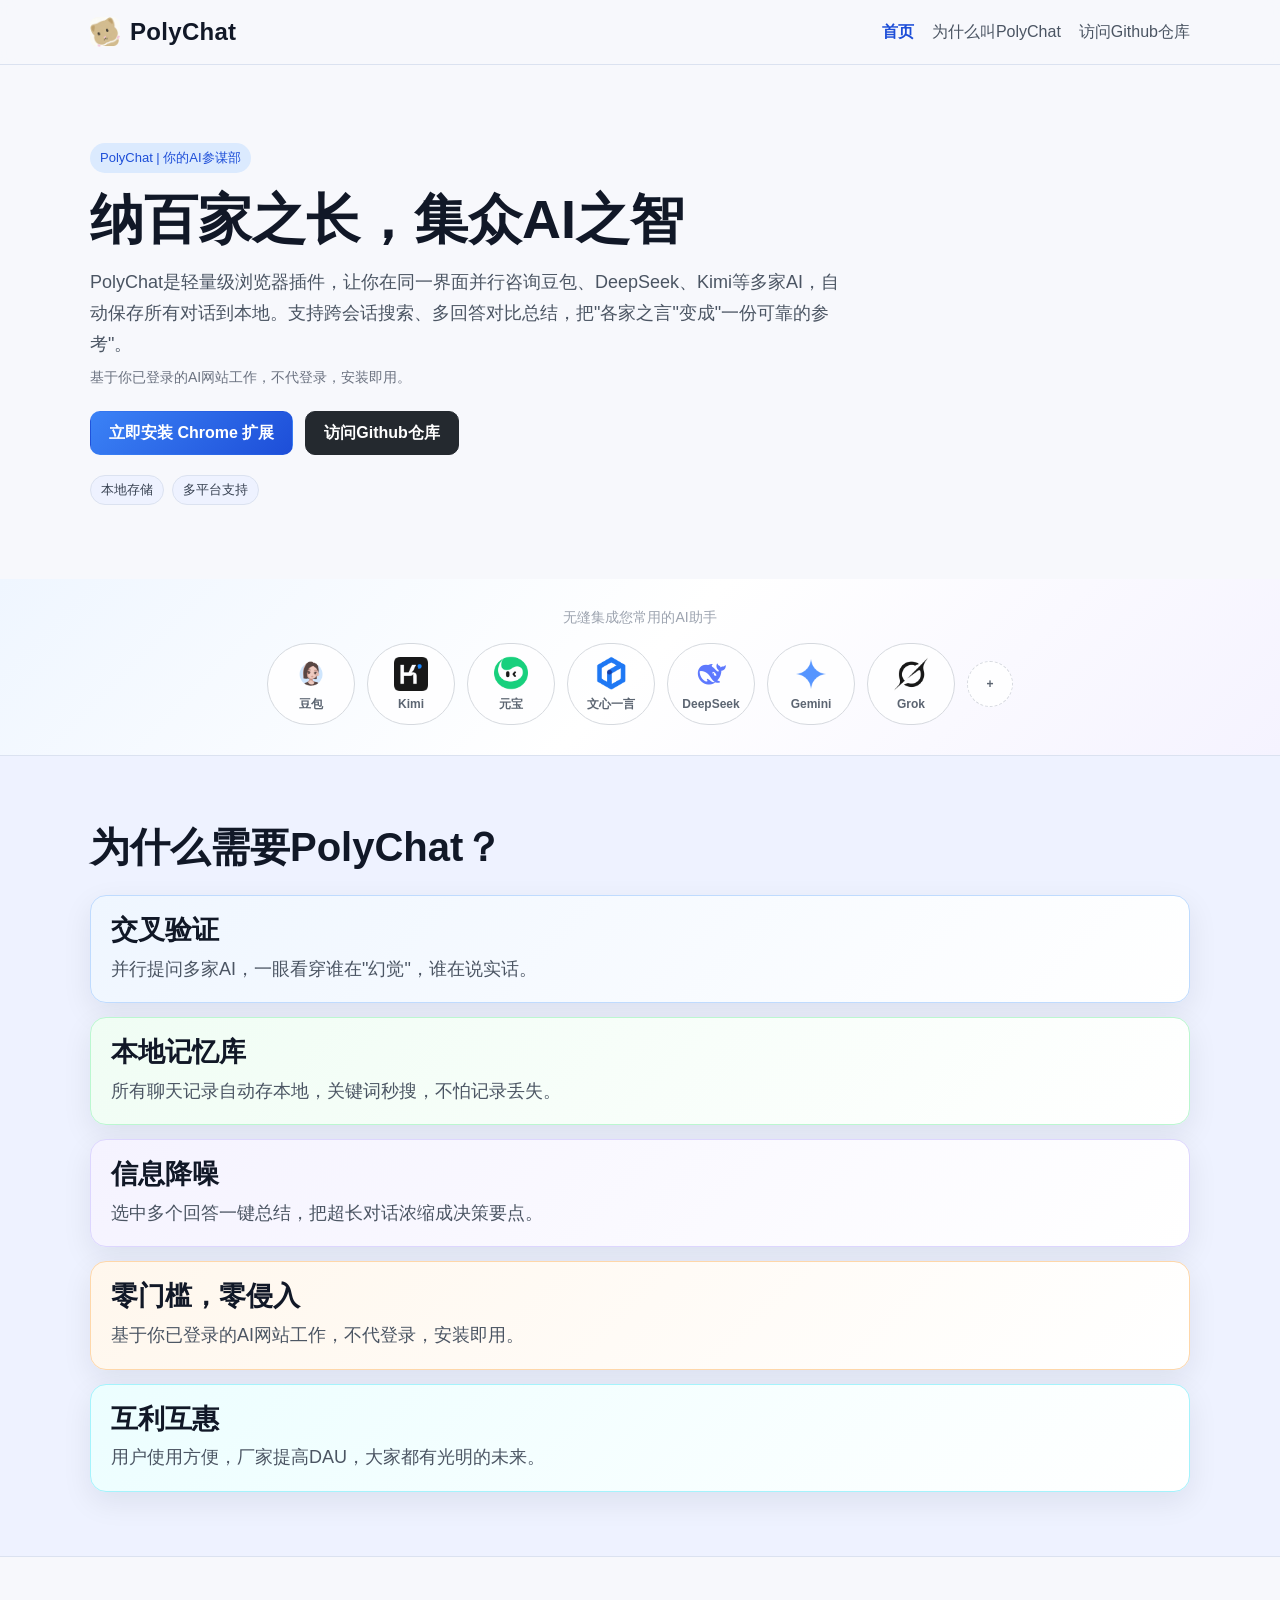
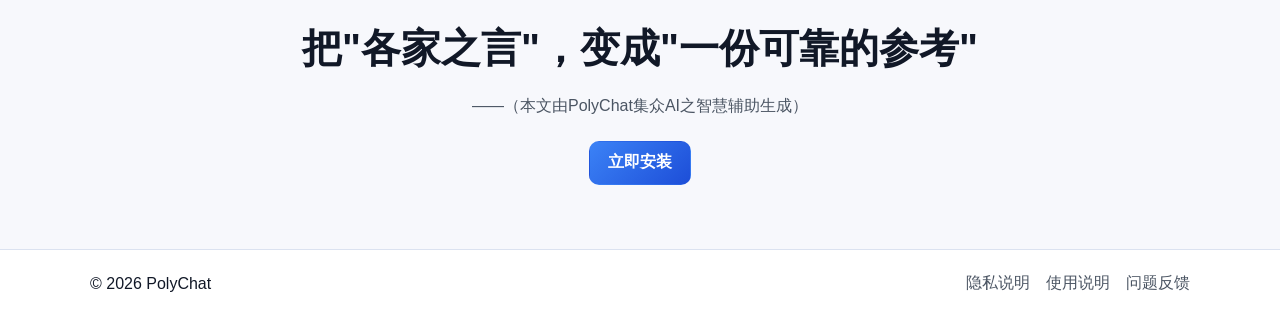
<file: index.html>
<!doctype html>
<html lang="zh-CN">
  <head>
    <meta charset="UTF-8" />
    <meta name="viewport" content="width=device-width, initial-scale=1.0" />
    <title>PolyChat | 你的AI参谋部</title>
    <meta
      name="description"
      content="PolyChat 是你的 AI 参谋部：并行咨询多家 AI，自动本地保存对话，支持跨会话搜索、多回答对比总结。"
    />
    <meta
      name="keywords"
      content="PolyChat,AI对话管理,多模型并行,Chat历史管理,本地存储,DeepSeek,Gemini,Kimi"
    />
    <meta property="og:type" content="website" />
    <meta property="og:title" content="PolyChat | 你的AI参谋部" />
    <meta
      property="og:description"
      content="当你需要关键决策时，只问一个AI够吗？PolyChat 并行咨询多家 AI，并自动保存所有对话到本地。"
    />
    <meta property="og:image" content="./assets/og-cover.png" />
    <meta property="og:url" content="https://example.com" />
    <meta name="twitter:card" content="summary_large_image" />
    <link rel="stylesheet" href="./style.css" />
  </head>
  <body>
    <header class="header">
      <div class="container nav">
        <a class="logo" href="./index.html">
          <img class="logo-icon" src="./dandan/icon128.png" alt="PolyChat 图标" />
          <span>PolyChat</span>
        </a>
        <nav>
          <a href="./index.html" aria-current="page">首页</a>
          <a href="./author-notes.html">为什么叫PolyChat</a>
          <a
            href="https://github.com/Swarlow-r/PolyChat"
            target="_blank"
            rel="noopener noreferrer"
            >访问Github仓库</a
          >
        </nav>
      </div>
    </header>

    <main>
      <section class="hero container">
        <p class="eyebrow">PolyChat | 你的AI参谋部</p>
        <h1>纳百家之长，集众AI之智</h1>
        <p class="hero-desc">
          PolyChat是轻量级浏览器插件，让你在同一界面并行咨询豆包、DeepSeek、Kimi等多家AI，自动保存所有对话到本地。支持跨会话搜索、多回答对比总结，把"各家之言"变成"一份可靠的参考"。
        </p>
        <p class="hero-note">
          基于你已登录的AI网站工作，不代登录，安装即用。
        </p>
        <div class="cta-row">
          <a class="btn btn-primary install-btn" href="https://chromewebstore.google.com/detail/polychat/nldhffkcocnjhokicpdobjgbgacngfbm" target="_blank" rel="noopener noreferrer">立即安装 Chrome 扩展</a>
          <a
            class="btn btn-github"
            href="https://github.com/Swarlow-r/PolyChat"
            target="_blank"
            rel="noopener noreferrer"
            >访问Github仓库</a
          >
        </div>
        <ul class="tags">
          <li>本地存储</li>
          <li>多平台支持</li>
        </ul>
      </section>

      <section class="platform-strip">
        <div class="container">
          <div class="platform-header">
            <p>无缝集成您常用的AI助手</p>
          </div>
          <div class="platform-icons" aria-label="支持的AI平台">
            <div class="platform-icon">
              <img class="platform-icon-img" src="./AIICON/豆包.png" alt="豆包" />
              <span>豆包</span>
            </div>
            <div class="platform-icon">
              <img class="platform-icon-img" src="./AIICON/logok.png" alt="Kimi" />
              <span>Kimi</span>
            </div>
            <div class="platform-icon">
              <img class="platform-icon-img" src="./AIICON/腾讯元宝 yuanbao.png" alt="元宝" />
              <span>元宝</span>
            </div>
            <div class="platform-icon">
              <img class="platform-icon-img" src="./AIICON/文心一言.png" alt="文心一言" />
              <span>文心一言</span>
            </div>
            <div class="platform-icon">
              <img class="platform-icon-img" src="./AIICON/deepseek-copy-copy.png" alt="DeepSeek" />
              <span>DeepSeek</span>
            </div>
            <div class="platform-icon">
              <img class="platform-icon-img" src="./AIICON/gemini-ai.png" alt="Gemini" />
              <span>Gemini</span>
            </div>
            <div class="platform-icon">
              <img class="platform-icon-img" src="./AIICON/grok.png" alt="Grok" />
              <span>Grok</span>
            </div>
            <div class="platform-icon platform-icon-plus">+</div>
          </div>
        </div>
      </section>

      <section id="why" class="section section-alt">
        <div class="container">
          <h2>为什么需要PolyChat？</h2>
          <div class="why-modules">
            <article class="why-module">
              <h3>交叉验证</h3>
              <p>并行提问多家AI，一眼看穿谁在"幻觉"，谁在说实话。</p>
            </article>
            <article class="why-module">
              <h3>本地记忆库</h3>
              <p>所有聊天记录自动存本地，关键词秒搜，不怕记录丢失。</p>
            </article>
            <article class="why-module">
              <h3>信息降噪</h3>
              <p>选中多个回答一键总结，把超长对话浓缩成决策要点。</p>
            </article>
            <article class="why-module">
              <h3>零门槛，零侵入</h3>
              <p>基于你已登录的AI网站工作，不代登录，安装即用。</p>
            </article>
            <article class="why-module">
              <h3>互利互惠</h3>
              <p>用户使用方便，厂家提高DAU，大家都有光明的未来。</p>
            </article>
          </div>
        </div>
      </section>

      <section class="section cta" id="footer-note">
        <div class="container">
          <h2>把"各家之言"，变成"一份可靠的参考"</h2>
          <p>——（本文由PolyChat集众AI之智慧辅助生成）</p>
          <div class="cta-row">
            <a class="btn btn-primary install-btn" href="https://chromewebstore.google.com/detail/polychat/nldhffkcocnjhokicpdobjgbgacngfbm" target="_blank" rel="noopener noreferrer">立即安装</a>
          </div>
        </div>
      </section>
    </main>

    <footer class="footer">
      <div class="container footer-wrap">
        <p>© <span id="year"></span> PolyChat</p>
        <nav>
          <a
            href="https://swarlow-r.github.io/polychat-privacy/privacy.html"
            target="_blank"
            rel="noopener noreferrer"
            >隐私说明</a
          >
          <a href="#">使用说明</a>
          <a href="#">问题反馈</a>
        </nav>
      </div>
    </footer>

    <script>
      document.getElementById("year").textContent = String(new Date().getFullYear());
    </script>
  </body>
</html>
</file>
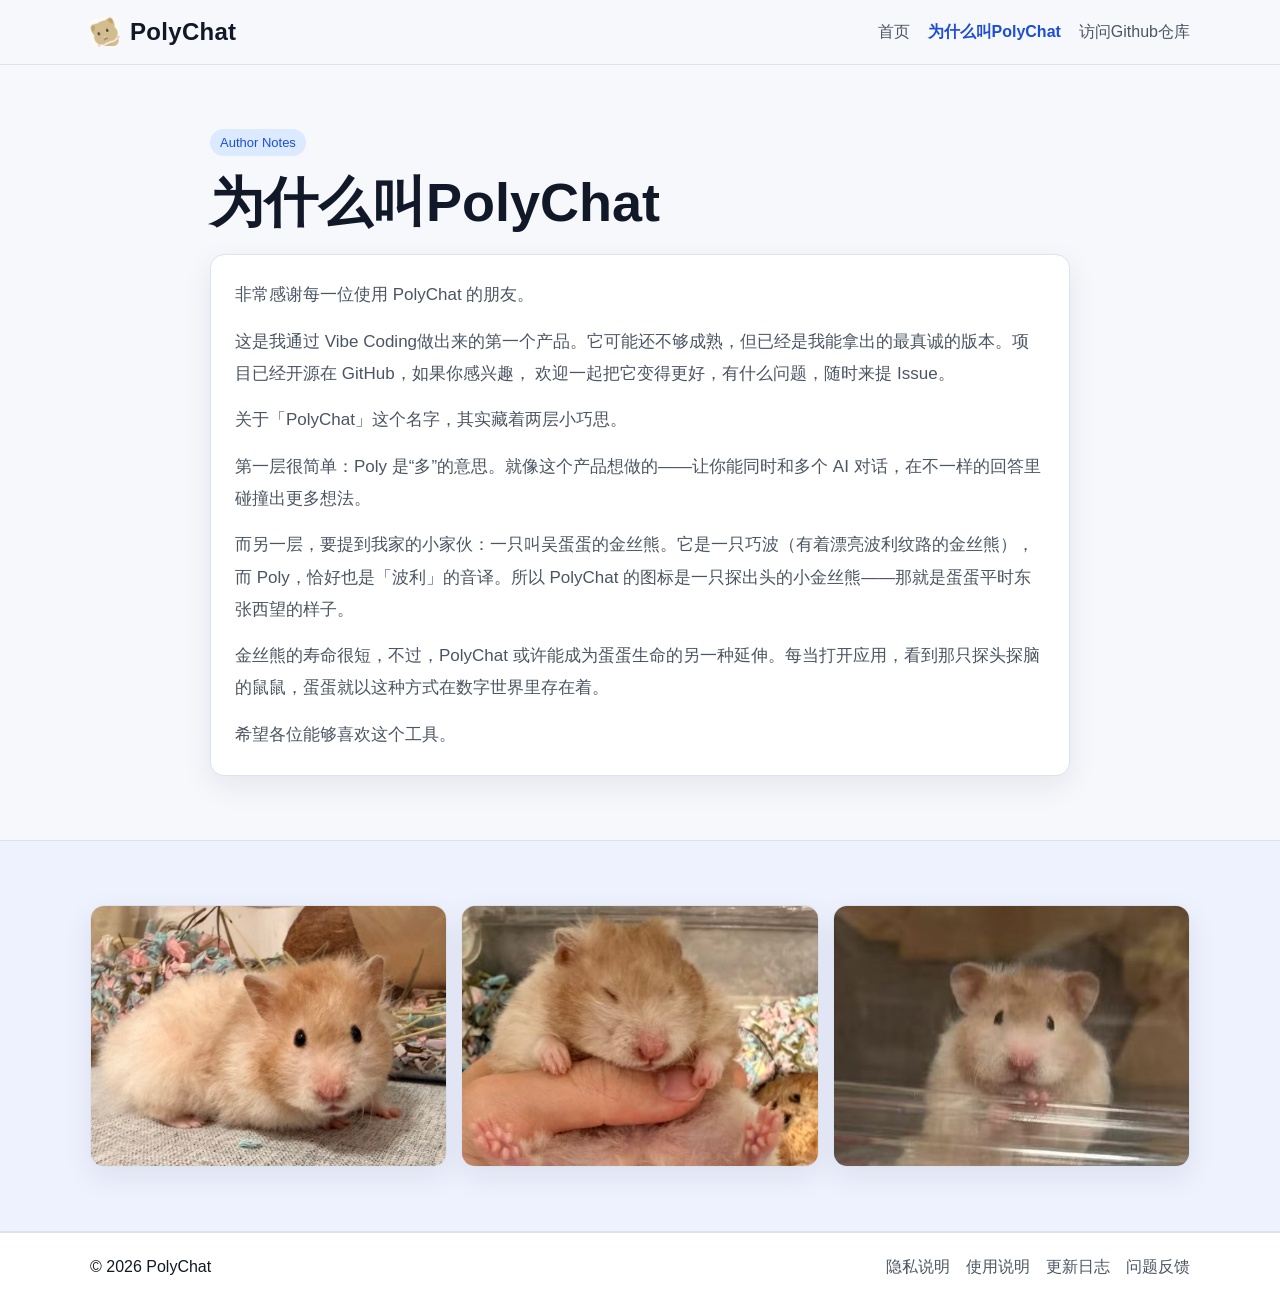
<file: author-notes.html>
<!doctype html>
<html lang="zh-CN">
  <head>
    <meta charset="UTF-8" />
    <meta name="viewport" content="width=device-width, initial-scale=1.0" />
    <title>为什么叫PolyChat | PolyChat</title>
    <meta
      name="description"
      content="为什么叫PolyChat：命名由来与一只叫吴蛋蛋的金丝熊。"
    />
    <link rel="stylesheet" href="./style.css" />
  </head>
  <body>
    <header class="header">
      <div class="container nav">
        <a class="logo" href="./index.html">
          <img class="logo-icon" src="./dandan/icon128.png" alt="PolyChat 图标" />
          <span>PolyChat</span>
        </a>
        <nav>
          <a href="./index.html">首页</a>
          <a href="./author-notes.html" aria-current="page">为什么叫PolyChat</a>
          <a
            href="https://github.com/Swarlow-r/PolyChat"
            target="_blank"
            rel="noopener noreferrer"
            >访问Github仓库</a
          >
        </nav>
      </div>
    </header>

    <main>
      <section class="section">
        <div class="container author-notes">
          <p class="eyebrow">Author Notes</p>
          <h1>为什么叫PolyChat</h1>
          <div class="author-notes-content">
            <p>非常感谢每一位使用 PolyChat 的朋友。</p>
            <p>
              这是我通过 Vibe Coding做出来的第一个产品。它可能还不够成熟，但已经是我能拿出的最真诚的版本。项目已经开源在 GitHub，如果你感兴趣，
              欢迎一起把它变得更好，有什么问题，随时来提 Issue。
            </p>
            <p>关于「PolyChat」这个名字，其实藏着两层小巧思。</p>
            <p>
              第一层很简单：Poly 是“多”的意思。就像这个产品想做的——让你能同时和多个 AI 对话，在不一样的回答里碰撞出更多想法。
            </p>
            <p>
              而另一层，要提到我家的小家伙：一只叫吴蛋蛋的金丝熊。它是一只巧波（有着漂亮波利纹路的金丝熊），而 Poly，恰好也是「波利」的音译。所以 PolyChat 的图标是一只探出头的小金丝熊——那就是蛋蛋平时东张西望的样子。
            </p>
            <p>
              金丝熊的寿命很短，不过，PolyChat 或许能成为蛋蛋生命的另一种延伸。每当打开应用，看到那只探头探脑的鼠鼠，蛋蛋就以这种方式在数字世界里存在着。
            </p>
            <p>希望各位能够喜欢这个工具。</p>
          </div>
        </div>
      </section>
      <section class="section section-alt">
        <div class="container dandan-gallery">
          <div class="dandan-grid">
            <figure class="dandan-card">
              <img src="./dandan/dandan1.jpg" alt="吴蛋蛋照片1" loading="lazy" />
            </figure>
            <figure class="dandan-card">
              <img src="./dandan/dandan2.jpg" alt="吴蛋蛋照片2" loading="lazy" />
            </figure>
            <figure class="dandan-card">
              <img src="./dandan/dandan3.jpg" alt="吴蛋蛋照片3" loading="lazy" />
            </figure>
          </div>
        </div>
      </section>
    </main>

    <footer class="footer">
      <div class="container footer-wrap">
        <p>© <span id="year"></span> PolyChat</p>
        <nav>
          <a
            href="https://swarlow-r.github.io/polychat-privacy/privacy.html"
            target="_blank"
            rel="noopener noreferrer"
            >隐私说明</a
          >
          <a href="#">使用说明</a>
          <a href="#">更新日志</a>
          <a href="#">问题反馈</a>
        </nav>
      </div>
    </footer>

    <script>
      document.getElementById("year").textContent = String(new Date().getFullYear());
    </script>
  </body>
</html>
</file>
<file: style.css>
:root {
  --bg: #f7f8fc;
  --bg-alt: #eef2ff;
  --text: #111827;
  --text-soft: #4b5563;
  --line: #dbe2f0;
  --brand: #3b82f6;
  --brand-strong: #1d4ed8;
  --surface: #ffffff;
  --radius: 14px;
  --shadow: 0 10px 30px rgba(17, 24, 39, 0.08);
}

*,
*::before,
*::after {
  box-sizing: border-box;
}

html,
body {
  margin: 0;
  padding: 0;
  font-family: "Segoe UI", "PingFang SC", "Microsoft YaHei", sans-serif;
  color: var(--text);
  background: var(--bg);
}

a {
  color: inherit;
  text-decoration: none;
}

.container {
  width: min(1100px, 92%);
  margin: 0 auto;
}

.header {
  position: sticky;
  top: 0;
  z-index: 10;
  background: rgba(247, 248, 252, 0.9);
  backdrop-filter: blur(8px);
  border-bottom: 1px solid var(--line);
}

.nav {
  display: flex;
  align-items: center;
  justify-content: space-between;
  min-height: 64px;
}

.logo {
  display: inline-flex;
  align-items: center;
  gap: 10px;
  font-weight: 800;
  font-size: 24px;
  line-height: 1;
  letter-spacing: 0.3px;
}

.logo-icon {
  width: 30px;
  height: 30px;
  border-radius: 8px;
  object-fit: cover;
  display: block;
}

.nav nav {
  display: flex;
  gap: 18px;
  color: var(--text-soft);
}

.nav nav a[aria-current="page"] {
  color: var(--brand-strong);
  font-weight: 700;
}

.hero {
  padding: 78px 0 58px;
}

.eyebrow {
  display: inline-block;
  margin: 0;
  padding: 6px 10px;
  border-radius: 999px;
  font-size: 13px;
  color: var(--brand-strong);
  background: #dbeafe;
}

h1,
h2,
h3,
p {
  margin: 0;
}

h1 {
  margin-top: 16px;
  font-size: clamp(34px, 5vw, 54px);
  line-height: 1.12;
}

.hero-desc {
  margin-top: 18px;
  max-width: 760px;
  color: var(--text-soft);
  font-size: 18px;
  line-height: 1.7;
}

.hero-note {
  margin-top: 10px;
  color: #6b7280;
  font-size: 14px;
}

.cta-row {
  display: flex;
  flex-wrap: wrap;
  gap: 12px;
  margin-top: 24px;
}

.btn {
  display: inline-flex;
  align-items: center;
  justify-content: center;
  min-height: 44px;
  padding: 0 18px;
  border-radius: 10px;
  border: 1px solid transparent;
  font-weight: 600;
}

.btn-primary {
  color: #fff;
  background: linear-gradient(135deg, var(--brand), var(--brand-strong));
}

.btn-github {
  color: #fff;
  background: #24292f;
  border-color: #24292f;
  transition: background 0.2s ease, border-color 0.2s ease;
}

.btn-github:hover {
  background: #32383f;
  border-color: #32383f;
}

.btn-nav {
  min-height: 36px;
  padding: 0 12px;
  font-size: 14px;
}

.btn-ghost {
  border-color: var(--line);
  background: var(--surface);
}

.tags {
  margin-top: 20px;
  padding: 0;
  display: flex;
  flex-wrap: wrap;
  gap: 8px;
  list-style: none;
}

.tags li {
  font-size: 13px;
  color: #374151;
  background: #eef2ff;
  border: 1px solid #dbe2f0;
  border-radius: 999px;
  padding: 5px 10px;
}

.platform-strip {
  padding: 30px 0;
  background: linear-gradient(135deg, #eff6ff 0%, #ffffff 50%, #f5f3ff 100%);
}

.platform-header {
  text-align: center;
  margin-bottom: 16px;
}

.platform-header p {
  font-size: 14px;
  color: #9ca3af;
}

.platform-icons {
  display: flex;
  flex-wrap: wrap;
  justify-content: center;
  align-items: center;
  gap: 12px;
  max-width: 900px;
  margin: 0 auto;
}

.platform-icon {
  min-width: 88px;
  min-height: 82px;
  border-radius: 999px;
  border: 1px solid #d1d5db;
  background: #ffffff;
  color: #4b5563;
  display: inline-flex;
  flex-direction: column;
  align-items: center;
  justify-content: center;
  gap: 6px;
  font-size: 12px;
  font-weight: 600;
  padding: 10px 12px;
  opacity: 0.9;
  transition: opacity 0.25s ease, transform 0.25s ease;
}

.platform-icon:hover {
  opacity: 1;
  transform: translateY(-1px);
}

.platform-icon-img {
  width: 34px;
  height: 34px;
  object-fit: contain;
  display: block;
}

.platform-icon-plus {
  min-width: 46px;
  min-height: 46px;
  width: 46px;
  border-style: dashed;
  padding: 0;
}

.section {
  padding: 64px 0;
}

.section h2 {
  font-size: clamp(28px, 4vw, 40px);
  margin-bottom: 20px;
}

.section-alt {
  background: var(--bg-alt);
  border-top: 1px solid var(--line);
  border-bottom: 1px solid var(--line);
}

.grid {
  display: grid;
  gap: 14px;
  grid-template-columns: repeat(2, minmax(0, 1fr));
}

.grid-3 {
  grid-template-columns: repeat(3, minmax(0, 1fr));
}

.card {
  background: var(--surface);
  border: 1px solid var(--line);
  border-radius: var(--radius);
  box-shadow: var(--shadow);
  padding: 18px;
}

.card h3 {
  font-size: 20px;
  margin-bottom: 10px;
}

.card p {
  color: var(--text-soft);
  line-height: 1.65;
}

.steps {
  margin: 0;
  padding-left: 20px;
  display: grid;
  gap: 14px;
}

.steps h3 {
  margin-bottom: 8px;
}

.steps p {
  color: var(--text-soft);
}

.list {
  margin: 0;
  padding-left: 20px;
  color: var(--text-soft);
  display: grid;
  gap: 8px;
}

.why-modules {
  display: grid;
  gap: 14px;
}

.why-module {
  background: linear-gradient(135deg, #ffffff 0%, #f8fbff 100%);
  border: 1px solid #d8e4ff;
  border-radius: 16px;
  box-shadow: var(--shadow);
  padding: 18px 20px;
}

.why-module h3 {
  font-size: clamp(20px, 2.5vw, 27px);
  line-height: 1.2;
  margin-bottom: 8px;
}

.why-module p {
  font-size: clamp(15px, 1.6vw, 18px);
  line-height: 1.65;
  color: var(--text-soft);
}

.why-module:nth-child(1) {
  background: linear-gradient(135deg, #eff6ff 0%, #ffffff 100%);
  border-color: #bfdbfe;
}

.why-module:nth-child(2) {
  background: linear-gradient(135deg, #f0fdf4 0%, #ffffff 100%);
  border-color: #bbf7d0;
}

.why-module:nth-child(3) {
  background: linear-gradient(135deg, #f5f3ff 0%, #ffffff 100%);
  border-color: #ddd6fe;
}

.why-module:nth-child(4) {
  background: linear-gradient(135deg, #fff7ed 0%, #ffffff 100%);
  border-color: #fed7aa;
}

.why-module:nth-child(5) {
  background: linear-gradient(135deg, #ecfeff 0%, #ffffff 100%);
  border-color: #a5f3fc;
}

.faq {
  display: grid;
  gap: 10px;
}

.faq details {
  background: var(--surface);
  border: 1px solid var(--line);
  border-radius: 10px;
  padding: 12px 14px;
}

.faq summary {
  cursor: pointer;
  font-weight: 600;
}

.faq p {
  margin-top: 10px;
  color: var(--text-soft);
}

.cta {
  text-align: center;
}

.cta p {
  margin-top: 10px;
  color: var(--text-soft);
}

.cta .cta-row {
  justify-content: center;
}

.author-notes {
  max-width: 860px;
}

.author-notes-content {
  margin-top: 22px;
  background: var(--surface);
  border: 1px solid var(--line);
  border-radius: var(--radius);
  box-shadow: var(--shadow);
  padding: 24px;
}

.author-notes-content p {
  margin-top: 0;
  margin-bottom: 14px;
  color: var(--text-soft);
  font-size: 17px;
  line-height: 1.9;
}

.author-notes-content p:last-child {
  margin-bottom: 0;
}

.dandan-grid {
  display: grid;
  gap: 14px;
  grid-template-columns: repeat(3, minmax(0, 1fr));
}

.dandan-card {
  margin: 0;
  border-radius: 14px;
  overflow: hidden;
  border: 1px solid var(--line);
  box-shadow: var(--shadow);
  background: #fff;
}

.dandan-card img {
  width: 100%;
  height: 260px;
  object-fit: cover;
  object-position: top;
  display: block;
}

.footer {
  border-top: 1px solid var(--line);
  background: #fff;
}

.footer-wrap {
  min-height: 68px;
  display: flex;
  align-items: center;
  justify-content: space-between;
  gap: 16px;
}

.footer nav {
  display: flex;
  flex-wrap: wrap;
  gap: 16px;
  color: var(--text-soft);
}

@media (max-width: 860px) {
  .grid,
  .grid-3,
  .dandan-grid {
    grid-template-columns: 1fr;
  }

  .nav nav {
    display: none;
  }

  .hero {
    padding-top: 48px;
  }

  .section {
    padding: 52px 0;
  }

  .footer-wrap {
    padding: 14px 0;
    flex-direction: column;
    align-items: flex-start;
  }
}
</file>
